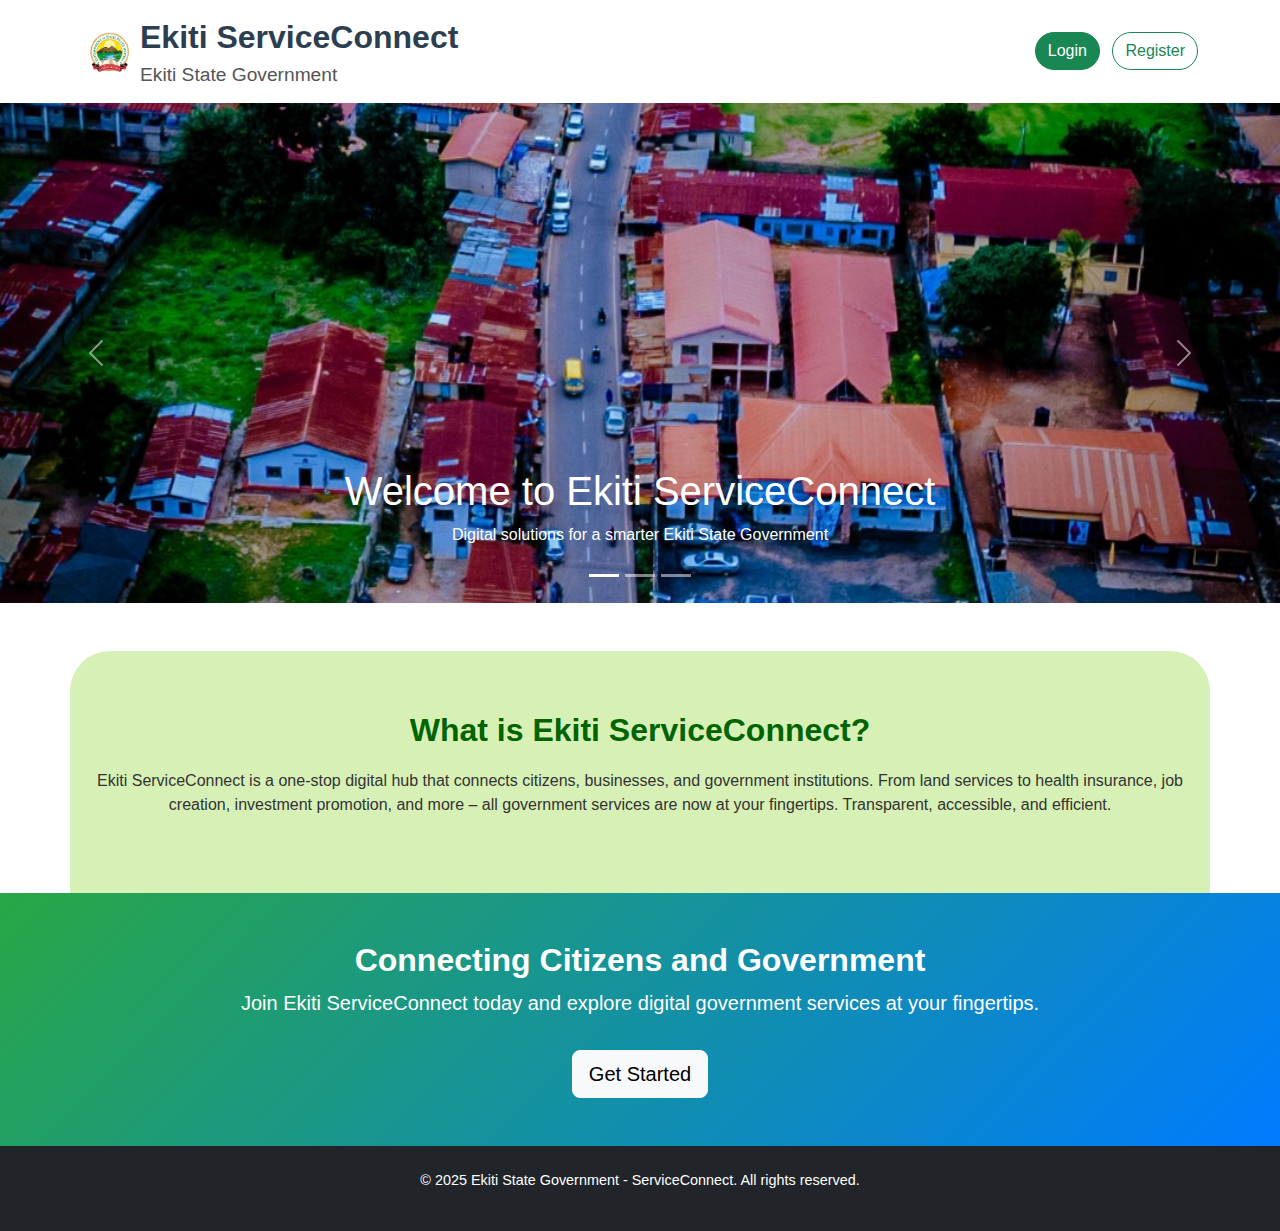
<file: index.html>
<!DOCTYPE html>
<html lang="en">
<head>
  <meta charset="UTF-8">
  <meta name="viewport" content="width=device-width, initial-scale=1.0">
  <title>Ekiti ServiceConnect</title>
  <link href="https://cdn.jsdelivr.net/npm/bootstrap@5.3.2/dist/css/bootstrap.min.css" rel="stylesheet">
  <link href="css/style.css" rel="stylesheet">
</head>
<body>

  <!-- Navbar -->
  <nav class="navbar navbar-expand-lg">
    <div class="container">
      <a class="navbar-brand d-flex align-items-center" href="#">
        <img src="images/ekiti-logo.png" alt="Ekiti Logo" width="50" class="me-2">
        <div>
          <div class="brand-title">Ekiti ServiceConnect</div>
          <div class="subheading">Ekiti State Government</div>
        </div>
      </a>
      <div class="ms-auto">
        <a href="#" class="btn btn-success rounded-pill me-2">Login</a>
        <a href="#" class="btn btn-outline-success rounded-pill">Register</a>
      </div>
    </div>
  </nav>

  <!-- Hero Slider -->
  <div id="heroCarousel" class="carousel slide" data-bs-ride="carousel">
    <div class="carousel-indicators">
      <button type="button" data-bs-target="#heroCarousel" data-bs-slide-to="0" class="active"></button>
      <button type="button" data-bs-target="#heroCarousel" data-bs-slide-to="1"></button>
      <button type="button" data-bs-target="#heroCarousel" data-bs-slide-to="2"></button>
    </div>
    <div class="carousel-inner">
      <div class="carousel-item active">
        <img src="images/slider7.jpg" class="d-block w-100" alt="...">
        <div class="carousel-caption">
          <h1>Welcome to Ekiti ServiceConnect</h1>
          <p>Digital solutions for a smarter Ekiti State Government</p>
        </div>
      </div>
      <div class="carousel-item">
        <img src="images/slider2.jpg" class="d-block w-100" alt="...">
        <div class="carousel-caption">
          <h1>One Platform, Many Services</h1>
          <p>Seamlessly access all government MDAs in one place</p>
        </div>
      </div>
      <div class="carousel-item">
        <img src="images/slider3.jpg" class="d-block w-100" alt="...">
        <div class="carousel-caption">
          <h1>Efficient. Transparent. Reliable.</h1>
          <p>Driving digital transformation across Ekiti State</p>
        </div>
      </div>
    </div>
    <button class="carousel-control-prev" type="button" data-bs-target="#heroCarousel" data-bs-slide="prev">
      <span class="carousel-control-prev-icon"></span>
    </button>
    <button class="carousel-control-next" type="button" data-bs-target="#heroCarousel" data-bs-slide="next">
      <span class="carousel-control-next-icon"></span>
    </button>
  </div>

  <!-- About Section -->
  <section id="about" class="container text-center mt-5">
    <h2>What is Ekiti ServiceConnect?</h2>
    <p>
      Ekiti ServiceConnect is a one-stop digital hub that connects citizens, businesses, and 
      government institutions. From land services to health insurance, job creation, 
      investment promotion, and more – all government services are now at your fingertips. 
      Transparent, accessible, and efficient.
    </p>
  </section>

  <!-- Services Carousel -->
  <section class="cards-section container">
    
  </section>

  <!-- CTA Section -->
  <section id="cta" class="py-5 text-center text-white">
    <div class="container">
      <h2 class="fw-bold">Connecting Citizens and Government</h2>
      <p class="lead">Join Ekiti ServiceConnect today and explore digital government services at your fingertips.</p>
      <a href="#" class="btn btn-light btn-lg mt-3">Get Started</a>
    </div>
  </section>

  <!-- Footer -->
  <footer class="text-center py-4 bg-dark text-white">
    <p>&copy; 2025 Ekiti State Government - ServiceConnect. All rights reserved.</p>
  </footer>

  <script src="https://cdn.jsdelivr.net/npm/bootstrap@5.3.2/dist/js/bootstrap.bundle.min.js"></script>
</body>
</html>
</file>
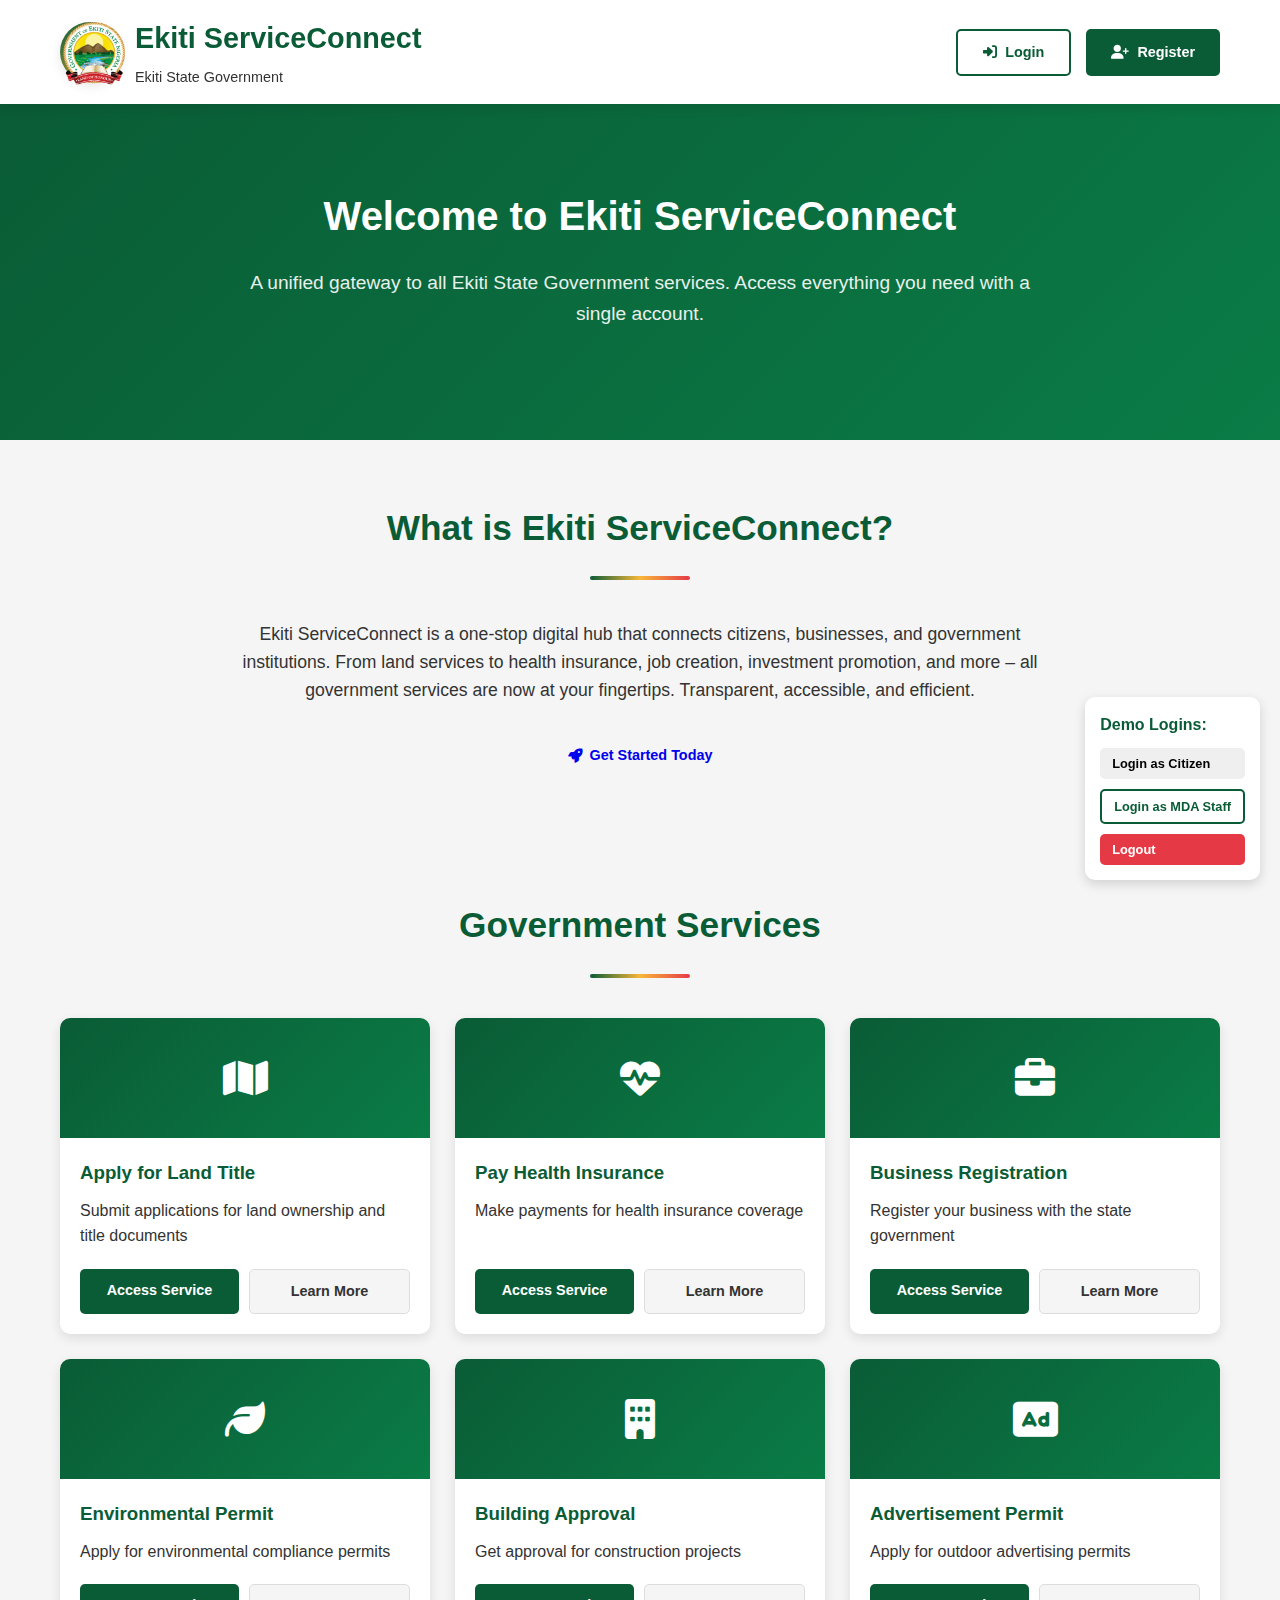
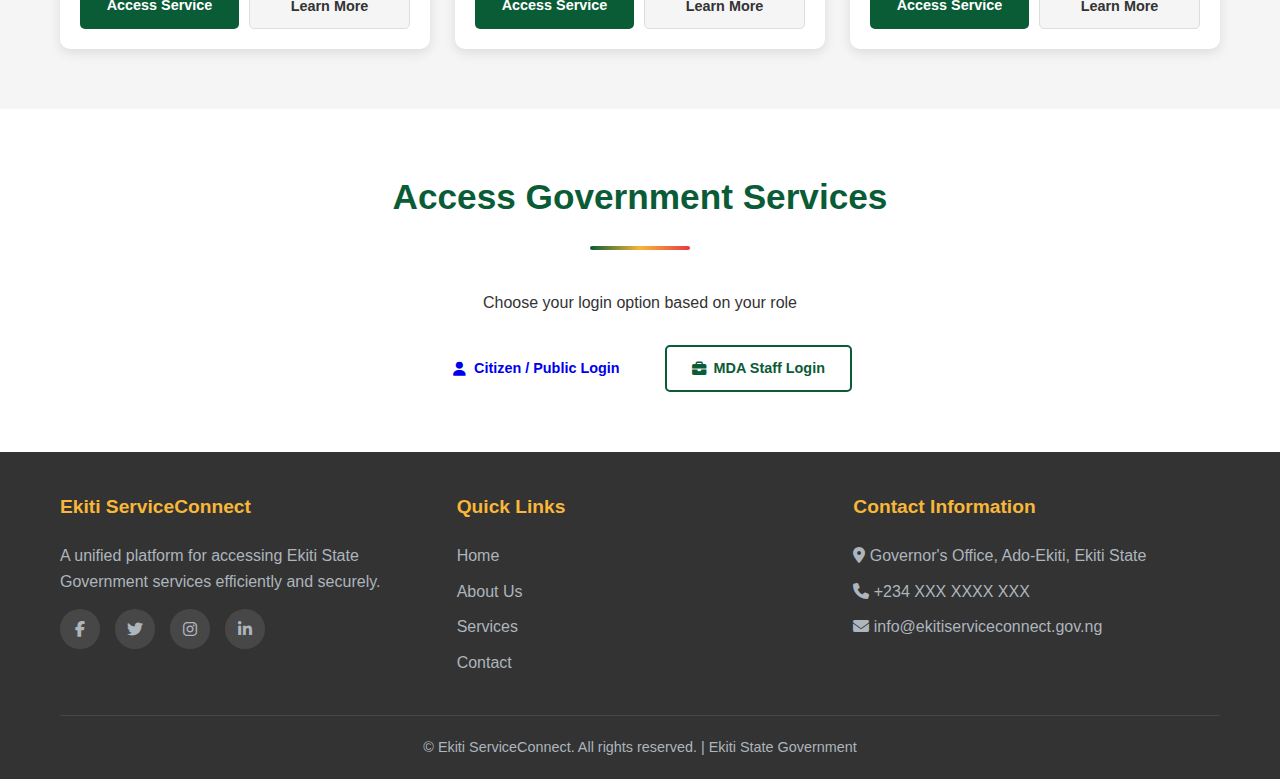
<file: register.html>
<!DOCTYPE html>
<html lang="en">
<head>
    <meta charset="UTF-8">
    <meta name="viewport" content="width=device-width, initial-scale=1.0">
    <title>Ekiti ServiceConnect - Unified Gateway</title>
    <link rel="stylesheet" href="https://cdnjs.cloudflare.com/ajax/libs/font-awesome/6.4.0/css/all.min.css">
    <style>
        :root {
            --primary-green: #0a5c36;
            --secondary-yellow: #f8b739;
            --accent-red: #e63946;
            --white: #ffffff;
            --black: #000000;
            --light-gray: #f5f5f5;
            --dark-gray: #333333;
            --medium-gray: #6c757d;
            --shadow: 0 4px 12px rgba(0, 0, 0, 0.1);
            --transition: all 0.3s ease;
        }
        
        * {
            margin: 0;
            padding: 0;
            box-sizing: border-box;
            font-family: 'Segoe UI', Tahoma, Geneva, Verdana, sans-serif;
        }
        
        body {
            background-color: var(--light-gray);
            color: var(--dark-gray);
            line-height: 1.6;
            min-height: 100vh;
            display: flex;
            flex-direction: column;
        }
        
        .container {
            width: 100%;
            max-width: 1200px;
            margin: 0 auto;
            padding: 0 20px;
        }
        
        /* Header Styles */
        header {
            background-color: var(--white);
            box-shadow: var(--shadow);
            position: sticky;
            top: 0;
            z-index: 1000;
        }
        
        .header-content {
            display: flex;
            align-items: center;
            justify-content: space-between;
            padding: 15px 0;
        }
        
        .logo-section {
            display: flex;
            align-items: center;
            gap: 15px;
        }
        
        .state-logo {
            width: 60px;
            height: 60px;
            background: linear-gradient(135deg, var(--primary-green), var(--secondary-yellow));
            border-radius: 50%;
            display: flex;
            align-items: center;
            justify-content: center;
            font-size: 24px;
            color: var(--white);
            box-shadow: var(--shadow);
        }
        
        .app-info h1 {
            font-size: 1.8rem;
            margin-bottom: 5px;
            color: var(--primary-green);
        }
        
        .app-info p {
            font-size: 0.9rem;
            color: var(--dark-gray);
            font-weight: 500;
        }
        
        .auth-buttons {
            display: flex;
            gap: 15px;
        }
        
        .user-info {
            display: flex;
            align-items: center;
            gap: 15px;
        }
        
        .user-avatar {
            width: 40px;
            height: 40px;
            border-radius: 50%;
            background-color: var(--primary-green);
            color: var(--white);
            display: flex;
            align-items: center;
            justify-content: center;
            font-weight: 600;
        }
        
        .btn {
            padding: 10px 25px;
            border: none;
            border-radius: 5px;
            font-weight: 600;
            cursor: pointer;
            transition: var(--transition);
            display: inline-flex;
            align-items: center;
            gap: 8px;
            font-size: 0.9rem;
            text-decoration: none;
        }
        
        .btn-login {
            background-color: transparent;
            border: 2px solid var(--primary-green);
            color: var(--primary-green);
        }
        
        .btn-register {
            background-color: var(--primary-green);
            color: var(--white);
        }
        
        .btn-logout {
            background-color: var(--accent-red);
            color: var(--white);
        }
        
        .btn:hover {
            transform: translateY(-2px);
            box-shadow: var(--shadow);
        }
        
        .btn-login:hover {
            background-color: var(--primary-green);
            color: var(--white);
        }
        
        .btn-register:hover {
            background-color: var(--secondary-yellow);
            color: var(--dark-gray);
        }
        
        /* Hero Section */
        .hero {
            background: linear-gradient(135deg, var(--primary-green) 0%, #0a7c46 100%);
            color: var(--white);
            padding: 80px 0;
            text-align: center;
        }
        
        .hero h2 {
            font-size: 2.5rem;
            margin-bottom: 20px;
        }
        
        .hero p {
            font-size: 1.2rem;
            max-width: 800px;
            margin: 0 auto 30px;
            opacity: 0.9;
        }
        
        /* Main Content Sections */
        .section {
            padding: 60px 0;
        }
        
        .section-title {
            text-align: center;
            margin-bottom: 40px;
            color: var(--primary-green);
            position: relative;
        }
        
        .section-title h2 {
            font-size: 2.2rem;
            display: inline-block;
            padding-bottom: 10px;
        }
        
        .section-title::after {
            content: '';
            display: block;
            width: 100px;
            height: 4px;
            background: linear-gradient(to right, var(--primary-green), var(--secondary-yellow), var(--accent-red));
            margin: 10px auto;
            border-radius: 2px;
        }
        
        /* Public Services Grid */
        .services-grid {
            display: grid;
            grid-template-columns: repeat(auto-fill, minmax(300px, 1fr));
            gap: 25px;
        }
        
        .service-card {
            background-color: var(--white);
            border-radius: 10px;
            overflow: hidden;
            box-shadow: var(--shadow);
            transition: var(--transition);
            display: flex;
            flex-direction: column;
            height: 100%;
        }
        
        .service-card:hover {
            transform: translateY(-5px);
            box-shadow: 0 10px 20px rgba(0, 0, 0, 0.15);
        }
        
        .service-icon {
            height: 120px;
            background: linear-gradient(135deg, var(--primary-green), #0a7c46);
            display: flex;
            align-items: center;
            justify-content: center;
            font-size: 40px;
            color: var(--white);
        }
        
        .service-content {
            padding: 20px;
            flex-grow: 1;
            display: flex;
            flex-direction: column;
        }
        
        .service-content h3 {
            margin-bottom: 10px;
            color: var(--primary-green);
        }
        
        .service-content p {
            color: var(--dark-gray);
            margin-bottom: 20px;
            flex-grow: 1;
        }
        
        .service-actions {
            display: flex;
            gap: 10px;
        }
        
        .service-btn {
            flex: 1;
            padding: 10px;
            text-align: center;
            border-radius: 5px;
            font-size: 0.9rem;
            font-weight: 600;
            transition: var(--transition);
            text-decoration: none;
        }
        
        .service-btn-primary {
            background-color: var(--primary-green);
            color: var(--white);
        }
        
        .service-btn-secondary {
            background-color: var(--light-gray);
            color: var(--dark-gray);
            border: 1px solid #ddd;
        }
        
        .service-btn:hover {
            opacity: 0.9;
            transform: translateY(-2px);
        }
        
        /* MDA Staff Dashboard */
        .mda-dashboard {
            background-color: var(--white);
            border-radius: 10px;
            box-shadow: var(--shadow);
            overflow: hidden;
        }
        
        .mda-header {
            background: linear-gradient(135deg, var(--primary-green), #0a7c46);
            color: var(--white);
            padding: 20px;
            display: flex;
            align-items: center;
            gap: 15px;
        }
        
        .mda-logo {
            width: 60px;
            height: 60px;
            background-color: var(--white);
            border-radius: 50%;
            display: flex;
            align-items: center;
            justify-content: center;
            font-size: 24px;
            color: var(--primary-green);
        }
        
        .mda-info h3 {
            font-size: 1.5rem;
            margin-bottom: 5px;
        }
        
        .mda-modules {
            display: grid;
            grid-template-columns: repeat(auto-fill, minmax(250px, 1fr));
            gap: 20px;
            padding: 30px;
        }
        
        .module-card {
            background-color: var(--light-gray);
            border-radius: 8px;
            padding: 20px;
            transition: var(--transition);
            cursor: pointer;
            border-left: 4px solid var(--primary-green);
        }
        
        .module-card:hover {
            background-color: #e8f4ef;
            transform: translateY(-3px);
        }
        
        .module-icon {
            font-size: 24px;
            color: var(--primary-green);
            margin-bottom: 10px;
        }
        
        .module-card h4 {
            margin-bottom: 10px;
            color: var(--primary-green);
        }
        
        /* Dashboard Stats */
        .stats-grid {
            display: grid;
            grid-template-columns: repeat(auto-fit, minmax(200px, 1fr));
            gap: 20px;
            margin-bottom: 30px;
        }
        
        .stat-card {
            background-color: var(--white);
            border-radius: 10px;
            padding: 20px;
            box-shadow: var(--shadow);
            text-align: center;
        }
        
        .stat-number {
            font-size: 2.5rem;
            font-weight: 700;
            color: var(--primary-green);
            margin-bottom: 10px;
        }
        
        .stat-label {
            font-size: 1rem;
            color: var(--dark-gray);
        }
        
        /* Recent Activity */
        .activity-list {
            background-color: var(--white);
            border-radius: 10px;
            padding: 20px;
            box-shadow: var(--shadow);
        }
        
        .activity-item {
            display: flex;
            align-items: center;
            gap: 15px;
            padding: 15px 0;
            border-bottom: 1px solid #eee;
        }
        
        .activity-item:last-child {
            border-bottom: none;
        }
        
        .activity-icon {
            width: 40px;
            height: 40px;
            background-color: var(--light-gray);
            border-radius: 50%;
            display: flex;
            align-items: center;
            justify-content: center;
            color: var(--primary-green);
        }
        
        .activity-content {
            flex-grow: 1;
        }
        
        .activity-content h4 {
            margin-bottom: 5px;
            color: var(--primary-green);
        }
        
        .activity-time {
            font-size: 0.85rem;
            color: var(--medium-gray);
        }
        
        /* Footer */
        footer {
            background-color: var(--dark-gray);
            color: var(--white);
            padding: 40px 0 20px;
            margin-top: auto;
        }
        
        .footer-content {
            display: grid;
            grid-template-columns: repeat(auto-fit, minmax(250px, 1fr));
            gap: 30px;
            margin-bottom: 30px;
        }
        
        .footer-section h3 {
            color: var(--secondary-yellow);
            margin-bottom: 20px;
            font-size: 1.2rem;
        }
        
        .footer-section p, .footer-section a {
            color: #adb5bd;
            margin-bottom: 10px;
            display: block;
            text-decoration: none;
            transition: var(--transition);
        }
        
        .footer-section a:hover {
            color: var(--secondary-yellow);
        }
        
        .social-links {
            display: flex;
            gap: 15px;
            margin-top: 15px;
        }
        
        .social-links a {
            display: flex;
            align-items: center;
            justify-content: center;
            width: 40px;
            height: 40px;
            background-color: rgba(255,255,255,0.1);
            border-radius: 50%;
            transition: var(--transition);
        }
        
        .social-links a:hover {
            background-color: var(--secondary-yellow);
            color: var(--dark-gray);
        }
        
        .copyright {
            text-align: center;
            padding-top: 20px;
            border-top: 1px solid rgba(255,255,255,0.1);
            color: #adb5bd;
            font-size: 0.9rem;
        }
        
        /* Responsive Design */
        @media (max-width: 768px) {
            .header-content {
                flex-direction: column;
                text-align: center;
                gap: 20px;
            }
            
            .logo-section {
                justify-content: center;
            }
            
            .hero h2 {
                font-size: 2rem;
            }
            
            .services-grid {
                grid-template-columns: 1fr;
            }
            
            .mda-modules {
                grid-template-columns: 1fr;
            }
            
            .stats-grid {
                grid-template-columns: 1fr;
            }
        }
        
        @media (max-width: 576px) {
            .hero h2 {
                font-size: 1.8rem;
            }
            
            .hero p {
                font-size: 1rem;
            }
            
            .section-title h2 {
                font-size: 1.8rem;
            }
            
            .auth-buttons {
                flex-direction: column;
                width: 100%;
            }
            
            .btn {
                width: 100%;
                justify-content: center;
            }
        }
    </style>
</head>
<body>
    <!-- Header Section -->
    <header>
        <div class="container">
            <div class="header-content">
                <div class="logo-section">
                    <div class="state-logo">
                        <img src="images/ekiti-logo.png" alt="Ekiti Logo" width="80" class="me-2">
                    </div>
                    <div class="app-info">
                        <h1>Ekiti ServiceConnect</h1>
                        <p>Ekiti State Government</p>
                    </div>
                </div>
                <div id="auth-buttons" class="auth-buttons">
                    <a href="#auth-section" class="btn btn-login"><i class="fas fa-sign-in-alt"></i> Login</a>
                    <a href="#auth-section" class="btn btn-register"><i class="fas fa-user-plus"></i> Register</a>
                </div>
                <div id="user-info" class="user-info" style="display: none;">
                    <div class="user-avatar" id="user-avatar">U</div>
                    <span id="user-name">User</span>
                    <button class="btn btn-logout" id="logout-btn"><i class="fas fa-sign-out-alt"></i> Logout</button>
                </div>
            </div>
        </div>
    </header>

    <!-- Hero Section -->
    <section class="hero">
        <div class="container">
            <h2>Welcome to Ekiti ServiceConnect</h2>
            <p>A unified gateway to all Ekiti State Government services. Access everything you need with a single account.</p>
        </div>
    </section>

    <!-- Main Landing Page Content -->
    <section id="landing-content">
        <!-- About Section -->
        <section class="section">
            <div class="container">
                <div class="section-title">
                    <h2>What is Ekiti ServiceConnect?</h2>
                </div>
                <div style="text-align: center; max-width: 800px; margin: 0 auto;">
                    <p style="font-size: 1.1rem; margin-bottom: 30px;">
                        Ekiti ServiceConnect is a one-stop digital hub that connects citizens, businesses, and government institutions. 
                        From land services to health insurance, job creation, investment promotion, and more – all government services 
                        are now at your fingertips. Transparent, accessible, and efficient.
                    </p>
                    <a href="#auth-section" class="btn btn-primary" style="display: inline-flex; width: auto;">
                        <i class="fas fa-rocket"></i> Get Started Today
                    </a>
                </div>
            </div>
        </section>

        <!-- Public Services Section -->
        <section class="section">
            <div class="container">
                <div class="section-title">
                    <h2>Government Services</h2>
                </div>
                <div class="services-grid" id="public-services">
                    <!-- Services will be dynamically loaded here -->
                </div>
            </div>
        </section>

        <!-- Authentication Section -->
        <section id="auth-section" class="section" style="background-color: var(--white);">
            <div class="container">
                <div class="section-title">
                    <h2>Access Government Services</h2>
                </div>
                <div style="text-align: center; max-width: 600px; margin: 0 auto;">
                    <p style="margin-bottom: 30px;">Choose your login option based on your role</p>
                    <div style="display: flex; gap: 20px; justify-content: center; flex-wrap: wrap;">
                        <a href="citizen-auth.html" class="btn btn-primary" style="display: inline-flex; width: auto;">
                            <i class="fas fa-user"></i> Citizen / Public Login
                        </a>
                        <a href="mda-auth.html" class="btn btn-login" style="display: inline-flex; width: auto;">
                            <i class="fas fa-briefcase"></i> MDA Staff Login
                        </a>
                    </div>
                </div>
            </div>
        </section>
    </section>

    <!-- Citizen Dashboard (Hidden by default) -->
    <section id="citizen-dashboard" class="section" style="display: none;">
        <div class="container">
            <div class="section-title">
                <h2>Citizen Dashboard</h2>
                <p>Welcome back, <span id="citizen-name">Citizen</span>!</p>
            </div>
            
            <div class="stats-grid">
                <div class="stat-card">
                    <div class="stat-number">5</div>
                    <div class="stat-label">Active Applications</div>
                </div>
                <div class="stat-card">
                    <div class="stat-number">3</div>
                    <div class="stat-label">Pending Approvals</div>
                </div>
                <div class="stat-card">
                    <div class="stat-number">12</div>
                    <div class="stat-label">Completed Services</div>
                </div>
                <div class="stat-card">
                    <div class="stat-number">2</div>
                    <div class="stat-label">Notifications</div>
                </div>
            </div>
            
            <div class="section-title">
                <h3>Quick Access Services</h3>
            </div>
            
            <div class="services-grid" id="citizen-services">
                <!-- Citizen services will be dynamically loaded here -->
            </div>
            
            <div class="section-title">
                <h3>Recent Activity</h3>
            </div>
            
            <div class="activity-list">
                <div class="activity-item">
                    <div class="activity-icon">
                        <i class="fas fa-file-alt"></i>
                    </div>
                    <div class="activity-content">
                        <h4>Land Title Application Submitted</h4>
                        <p>Your application for land title has been submitted successfully</p>
                        <div class="activity-time">2 hours ago</div>
                    </div>
                </div>
                <div class="activity-item">
                    <div class="activity-icon">
                        <i class="fas fa-check-circle"></i>
                    </div>
                    <div class="activity-content">
                        <h4>Health Insurance Payment Approved</h4>
                        <p>Your health insurance payment has been processed</p>
                        <div class="activity-time">1 day ago</div>
                    </div>
                </div>
                <div class="activity-item">
                    <div class="activity-icon">
                        <i class="fas fa-building"></i>
                    </div>
                    <div class="activity-content">
                        <h4>Building Permit Under Review</h4>
                        <p>Your building permit application is being reviewed</p>
                        <div class="activity-time">3 days ago</div>
                    </div>
                </div>
            </div>
        </div>
    </section>

    <!-- MDA Staff Dashboard (Hidden by default) -->
    <section id="mda-dashboard-section" class="section" style="display: none;">
        <div class="container">
            <div class="mda-dashboard" id="mda-dashboard">
                <!-- MDA Dashboard will be dynamically loaded here -->
            </div>
        </div>
    </section>

    <!-- Footer -->
    <footer>
        <div class="container">
            <div class="footer-content">
                <div class="footer-section">
                    <h3>Ekiti ServiceConnect</h3>
                    <p>A unified platform for accessing Ekiti State Government services efficiently and securely.</p>
                    <div class="social-links">
                        <a href="#"><i class="fab fa-facebook-f"></i></a>
                        <a href="#"><i class="fab fa-twitter"></i></a>
                        <a href="#"><i class="fab fa-instagram"></i></a>
                        <a href="#"><i class="fab fa-linkedin-in"></i></a>
                    </div>
                </div>
                
                <div class="footer-section">
                    <h3>Quick Links</h3>
                    <a href="#">Home</a>
                    <a href="#">About Us</a>
                    <a href="#">Services</a>
                    <a href="#">Contact</a>
                </div>
                
                <div class="footer-section">
                    <h3>Contact Information</h3>
                    <p><i class="fas fa-map-marker-alt"></i> Governor's Office, Ado-Ekiti, Ekiti State</p>
                    <p><i class="fas fa-phone"></i> +234 XXX XXXX XXX</p>
                    <p><i class="fas fa-envelope"></i> info@ekitiserviceconnect.gov.ng</p>
                </div>
            </div>
            
            <div class="copyright">
                <p>&copy; <?=date("Y")?> Ekiti ServiceConnect. All rights reserved. | Ekiti State Government</p>
            </div>
        </div>
    </footer>

    <script>
        // Sample data for services and MDAs
        const services = [
            {
                id: 1,
                name: "Apply for Land Title",
                description: "Submit applications for land ownership and title documents",
                icon: "fas fa-map",
                mda: "Bureau of Land Services"
            },
            {
                id: 2,
                name: "Pay Health Insurance",
                description: "Make payments for health insurance coverage",
                icon: "fas fa-heartbeat",
                mda: "Health Insurance Scheme"
            },
            {
                id: 3,
                name: "Business Registration",
                description: "Register your business with the state government",
                icon: "fas fa-briefcase",
                mda: "Ministry of Trade, Industry, Investment & Cooperatives"
            },
            {
                id: 4,
                name: "Environmental Permit",
                description: "Apply for environmental compliance permits",
                icon: "fas fa-leaf",
                mda: "Environmental Protection Agency"
            },
            {
                id: 5,
                name: "Building Approval",
                description: "Get approval for construction projects",
                icon: "fas fa-building",
                mda: "Ministry of Physical Planning and Urban Development"
            },
            {
                id: 6,
                name: "Advertisement Permit",
                description: "Apply for outdoor advertising permits",
                icon: "fas fa-ad",
                mda: "Signage and Advertisement Agency"
            }
        ];

        const mdas = [
            {
                id: 1,
                name: "Bureau of Land Services",
                icon: "fas fa-map",
                modules: [
                    { name: "Land Applications", icon: "fas fa-file-alt", description: "Process land title applications" },
                    { name: "Title Verification", icon: "fas fa-search", description: "Verify land title documents" },
                    { name: "Land Records", icon: "fas fa-archive", description: "Manage land records database" },
                    { name: "Payments", icon: "fas fa-money-bill-wave", description: "Process land service payments" }
                ]
            },
            {
                id: 2,
                name: "Health Insurance Scheme",
                icon: "fas fa-heartbeat",
                modules: [
                    { name: "Enrollment", icon: "fas fa-user-plus", description: "Enroll new members" },
                    { name: "Premium Payments", icon: "fas fa-credit-card", description: "Process insurance payments" },
                    { name: "Claims", icon: "fas fa-file-medical", description: "Process insurance claims" },
                    { name: "Provider Management", icon: "fas fa-hospital", description: "Manage healthcare providers" }
                ]
            }
        ];

        // Current user state
        let currentUser = null;

        // DOM Elements
        const authButtons = document.getElementById('auth-buttons');
        const userInfo = document.getElementById('user-info');
        const userName = document.getElementById('user-name');
        const userAvatar = document.getElementById('user-avatar');
        const logoutBtn = document.getElementById('logout-btn');
        const publicServices = document.getElementById('public-services');
        const citizenServices = document.getElementById('citizen-services');
        const landingContent = document.getElementById('landing-content');
        const citizenDashboard = document.getElementById('citizen-dashboard');
        const mdaDashboardSection = document.getElementById('mda-dashboard-section');
        const mdaDashboard = document.getElementById('mda-dashboard');
        const citizenName = document.getElementById('citizen-name');

        // Initialize the page
        document.addEventListener('DOMContentLoaded', function() {
            loadPublicServices();
            checkLoginStatus();
            
            // Logout functionality
            logoutBtn.addEventListener('click', handleLogout);
        });

        // Load public services
        function loadPublicServices() {
            publicServices.innerHTML = '';
            citizenServices.innerHTML = '';
            
            services.forEach(service => {
                const serviceCard = document.createElement('div');
                serviceCard.className = 'service-card';
                serviceCard.innerHTML = `
                    <div class="service-icon">
                        <i class="${service.icon}"></i>
                    </div>
                    <div class="service-content">
                        <h3>${service.name}</h3>
                        <p>${service.description}</p>
                        <div class="service-actions">
                            <a href="#" class="service-btn service-btn-primary">Access Service</a>
                            <a href="#" class="service-btn service-btn-secondary">Learn More</a>
                        </div>
                    </div>
                `;
                publicServices.appendChild(serviceCard);
                
                // Also add to citizen services (clone)
                const citizenServiceCard = serviceCard.cloneNode(true);
                citizenServices.appendChild(citizenServiceCard);
            });
        }

        // Check if user is logged in
        function checkLoginStatus() {
            const savedUser = localStorage.getItem('ekitiServiceConnectUser');
            if (savedUser) {
                currentUser = JSON.parse(savedUser);
                updateUIForLoggedInUser();
                
                // Show appropriate dashboard based on user role
                if (currentUser.role === 'citizen') {
                    showCitizenDashboard();
                } else if (currentUser.role === 'mda-staff') {
                    showMDADashboard(currentUser.mda);
                }
            } else {
                showLandingPage();
            }
        }

        // Show landing page (for non-logged in users)
        function showLandingPage() {
            landingContent.style.display = 'block';
            citizenDashboard.style.display = 'none';
            mdaDashboardSection.style.display = 'none';
            authButtons.style.display = 'flex';
            userInfo.style.display = 'none';
        }

        // Show citizen dashboard
        function showCitizenDashboard() {
            landingContent.style.display = 'none';
            citizenDashboard.style.display = 'block';
            mdaDashboardSection.style.display = 'none';
            authButtons.style.display = 'none';
            userInfo.style.display = 'flex';
            citizenName.textContent = currentUser.firstname+' '+currentUser.lastname;
        }

        // Show MDA dashboard
        function showMDADashboard(mda) {
            landingContent.style.display = 'none';
            citizenDashboard.style.display = 'none';
            mdaDashboardSection.style.display = 'block';
            authButtons.style.display = 'none';
            userInfo.style.display = 'flex';
            loadMDADashboard(mda);
        }

        // Update UI for logged in user
        function updateUIForLoggedInUser() {
            authButtons.style.display = 'none';
            userInfo.style.display = 'flex';
            userName.textContent = currentUser.firstname + ' ' + currentUser.lastname;
            userAvatar.textContent = currentUser.firstname.charAt(0).toUpperCase()+currentUser.lastname.charAt(0).toUpperCase();
        }

        // Load MDA dashboard
        function loadMDADashboard(mda) {
            mdaDashboard.innerHTML = '';
            
            const dashboardHTML = `
                <div class="mda-header">
                    <div class="mda-logo">
                        <i class="${mda.icon}"></i>
                    </div>
                    <div class="mda-info">
                        <h3>${mda.name}</h3>
                        <p>Staff Dashboard - Welcome, ${currentUser.name}</p>
                    </div>
                </div>
                <div class="mda-modules">
                    ${mda.modules.map(module => `
                        <div class="module-card">
                            <div class="module-icon">
                                <i class="${module.icon}"></i>
                            </div>
                            <h4>${module.name}</h4>
                            <p>${module.description}</p>
                        </div>
                    `).join('')}
                </div>
            `;
            
            mdaDashboard.innerHTML = dashboardHTML;
        }

        // Handle logout
        function handleLogout() {
            currentUser = null;
            localStorage.removeItem('ekitiServiceConnectUser');
            showLandingPage();
        }

        // Simulate login for demo purposes
        // In a real application, this would be handled by the authentication page
        function simulateLogin(role, firstname, lastname, mda) {
            currentUser = {
                firstname: firstname,
                lastname: lastname,
                email: `${lastname}${firstname.toLowerCase()}@example.com`,
                role: role,
                mda: mda
            };
            
            localStorage.setItem('ekitiServiceConnectUser', JSON.stringify(currentUser));
            checkLoginStatus();
        }

        // Demo buttons for testing (would be removed in production)
        document.addEventListener('DOMContentLoaded', function() {
            // Add demo login buttons for testing
            const demoSection = document.createElement('div');
            demoSection.style.cssText = 'position: fixed; bottom: 20px; right: 20px; z-index: 1000; background: white; padding: 15px; border-radius: 10px; box-shadow: 0 4px 12px rgba(0,0,0,0.15);';
            demoSection.innerHTML = `
                <div style="font-weight: bold; margin-bottom: 10px; color: var(--primary-green);">Demo Logins:</div>
                <div style="display: flex; gap: 10px; flex-direction: column;">
                    <button onclick="simulateLogin('citizen', 'John', 'Adewale', null)" class="btn btn-primary" style="font-size: 0.8rem; padding: 8px 12px;">Login as Citizen</button>
                    <button onclick="simulateLogin('mda-staff', 'Mary', 'Ogunyemi', mdas[0])" class="btn btn-login" style="font-size: 0.8rem; padding: 8px 12px;">Login as MDA Staff</button>
                    <button onclick="handleLogout()" class="btn btn-logout" style="font-size: 0.8rem; padding: 8px 12px;">Logout</button>
                </div>
            `;
            document.body.appendChild(demoSection);
        });
    </script>
</body>
</html>
</file>
<file: css/style.css>
body {
  font-family: 'Segoe UI', Tahoma, Geneva, Verdana, sans-serif;
  background: #fff;
  color: #333;
}
.navbar {
  background: transparent;
}
.brand-title {
  font-size: 2rem;
  font-weight: 700;
  color: #2c3e50;
}
.subheading {
  font-size: 1.2rem;
  color: #555;
}
.hero .carousel-caption {
  background: rgba(0,0,0,0.45);
  padding: 20px;
  border-radius: 10px;
}
.carousel-item img {
  height: 500px;
  object-fit: cover;
}
/* About Section */
#about {
  background: #d7f0b5;
  color: #333;
  padding: 60px 20px;
  border-radius: 40px 40px 0 0;
}
#about h2 {
  font-weight: 700;
  margin-bottom: 20px;
  color: #006400;
}

/* CTA Section */
#cta {
  background: linear-gradient(135deg, #28a745, #007bff);
}
#cta h2 {
  font-weight: 700;
}
footer {
  font-size: 0.9rem;
}
</file>
